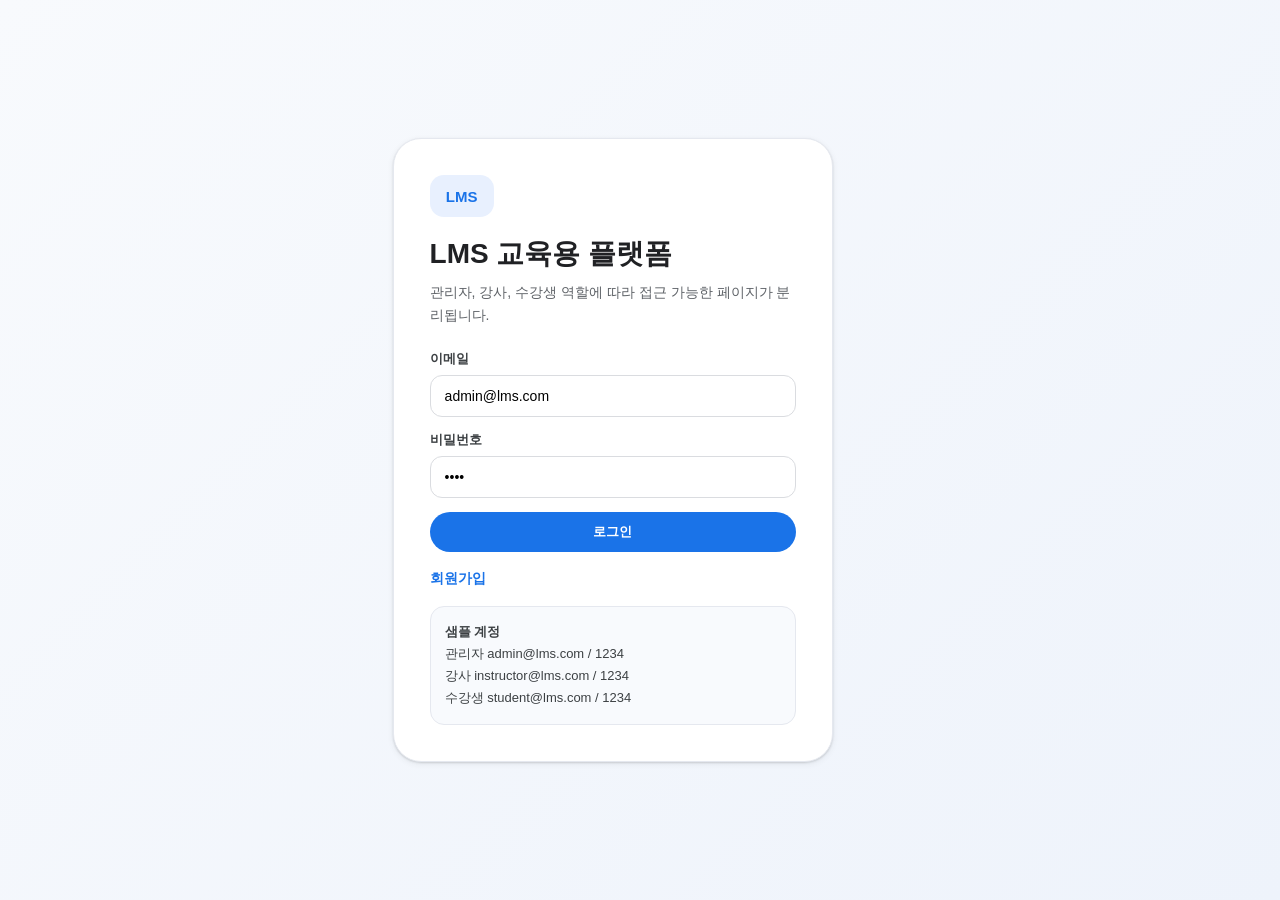
<file: index.html>
<!doctype html>
<html lang="ko">
<head>
  <meta charset="utf-8">
  <meta name="viewport" content="width=device-width, initial-scale=1">
  <title>로그인 | LMS 교육용 플랫폼</title>
  <link rel="stylesheet" href="css/style.css">
</head>
<body class="login-page" data-page="login"><main id="app"></main><div class="toast" id="toast"></div><script src="js/app.js"></script></body>
</html>
</file>
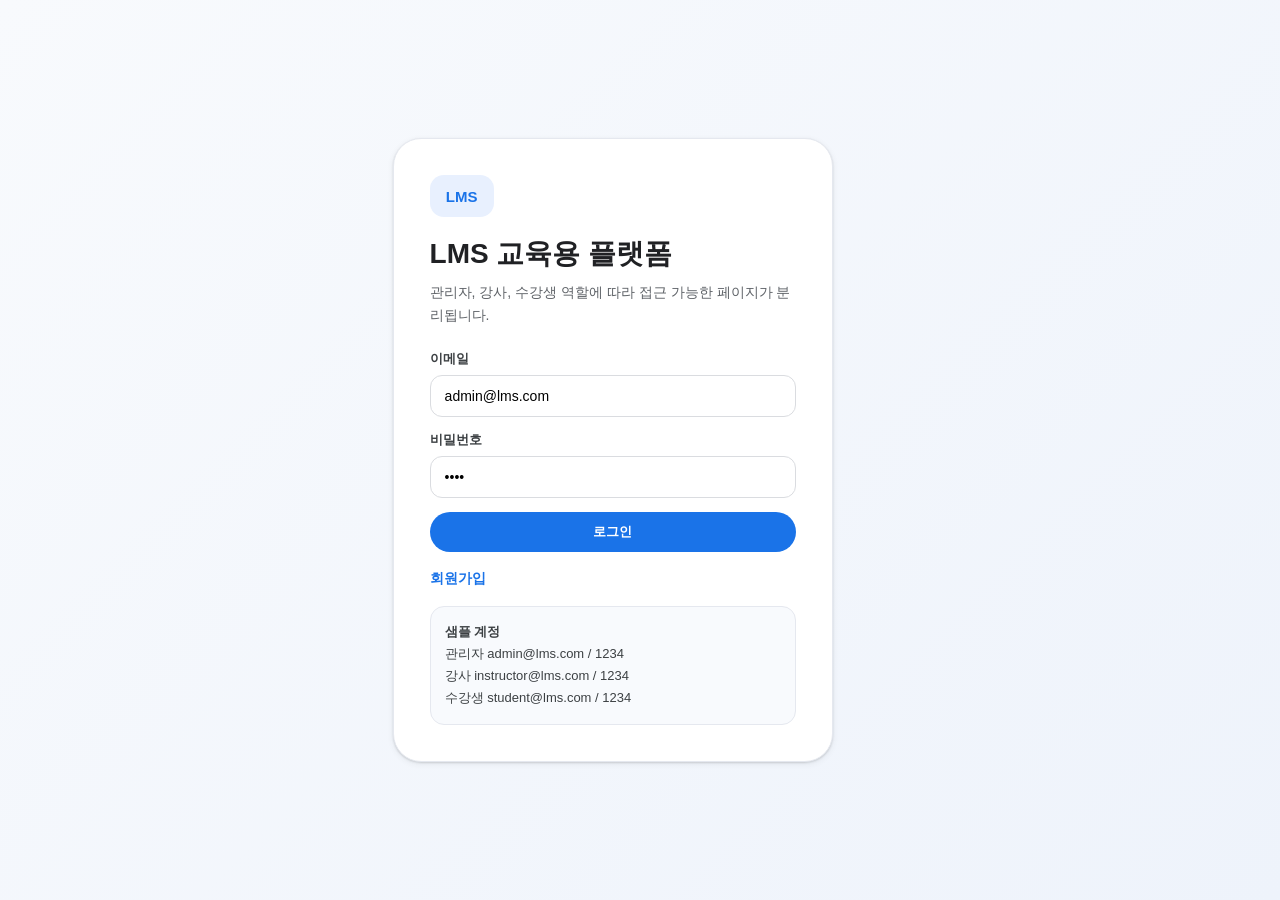
<file: assignments.html>
<!doctype html>
<html lang="ko">
<head>
  <meta charset="utf-8">
  <meta name="viewport" content="width=device-width, initial-scale=1">
  <title>과제 관리 | LMS 교육용 플랫폼</title>
  <link rel="stylesheet" href="css/style.css">
</head>
<body data-page="assignments" data-title="과제 관리" data-desc="과제 등록, 제출, 채점 관리"><div id="app"></div><div class="modal-backdrop" id="modalRoot"></div><div class="toast" id="toast"></div><script src="js/app.js"></script></body>
</html>
</file>
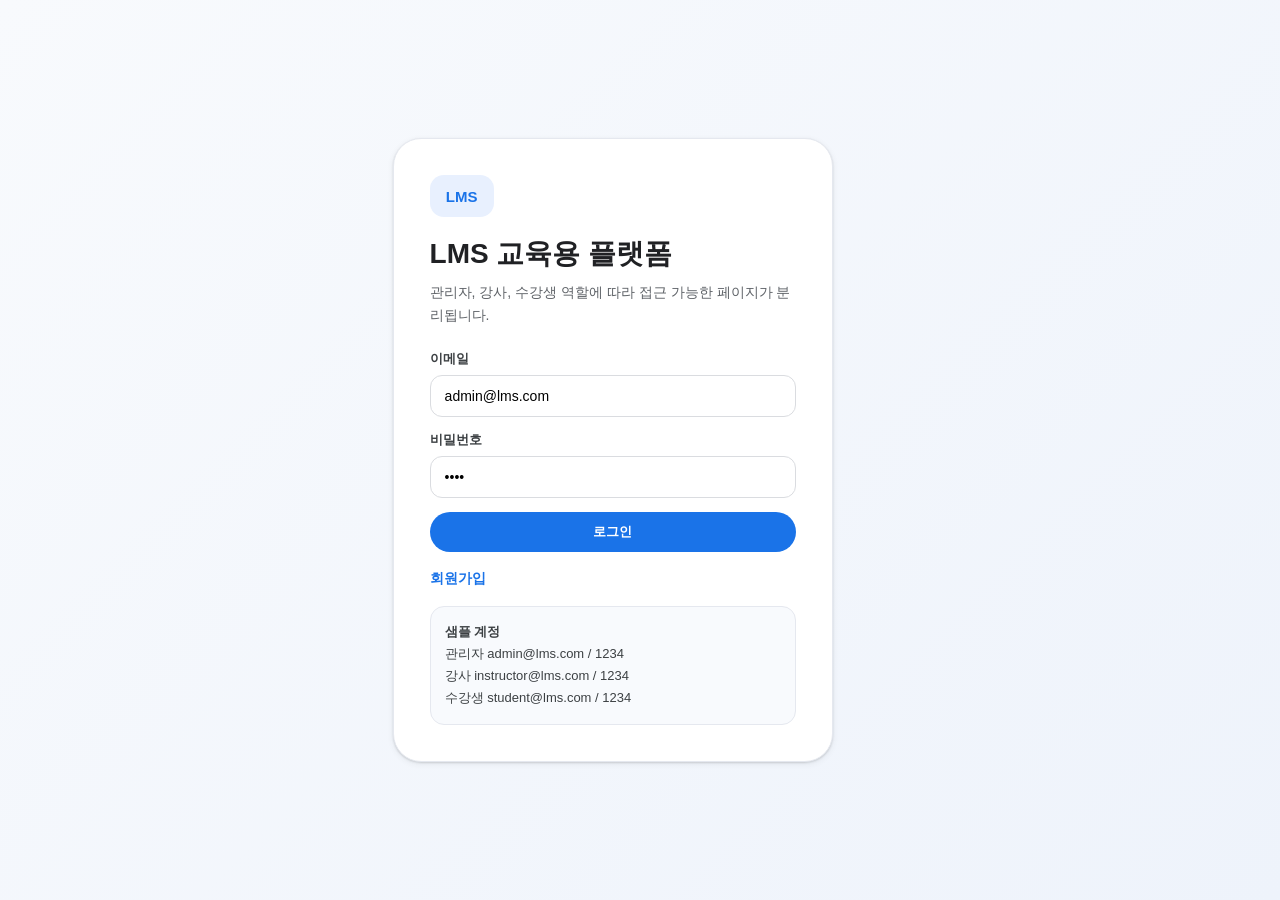
<file: attendance.html>
<!doctype html>
<html lang="ko">
<head>
  <meta charset="utf-8">
  <meta name="viewport" content="width=device-width, initial-scale=1">
  <title>출석 관리 | LMS 교육용 플랫폼</title>
  <link rel="stylesheet" href="css/style.css">
</head>
<body data-page="attendance" data-title="출석 관리" data-desc="강의별 수강생 출석 상태 관리"><div id="app"></div><div class="modal-backdrop" id="modalRoot"></div><div class="toast" id="toast"></div><script src="js/app.js"></script></body>
</html>
</file>
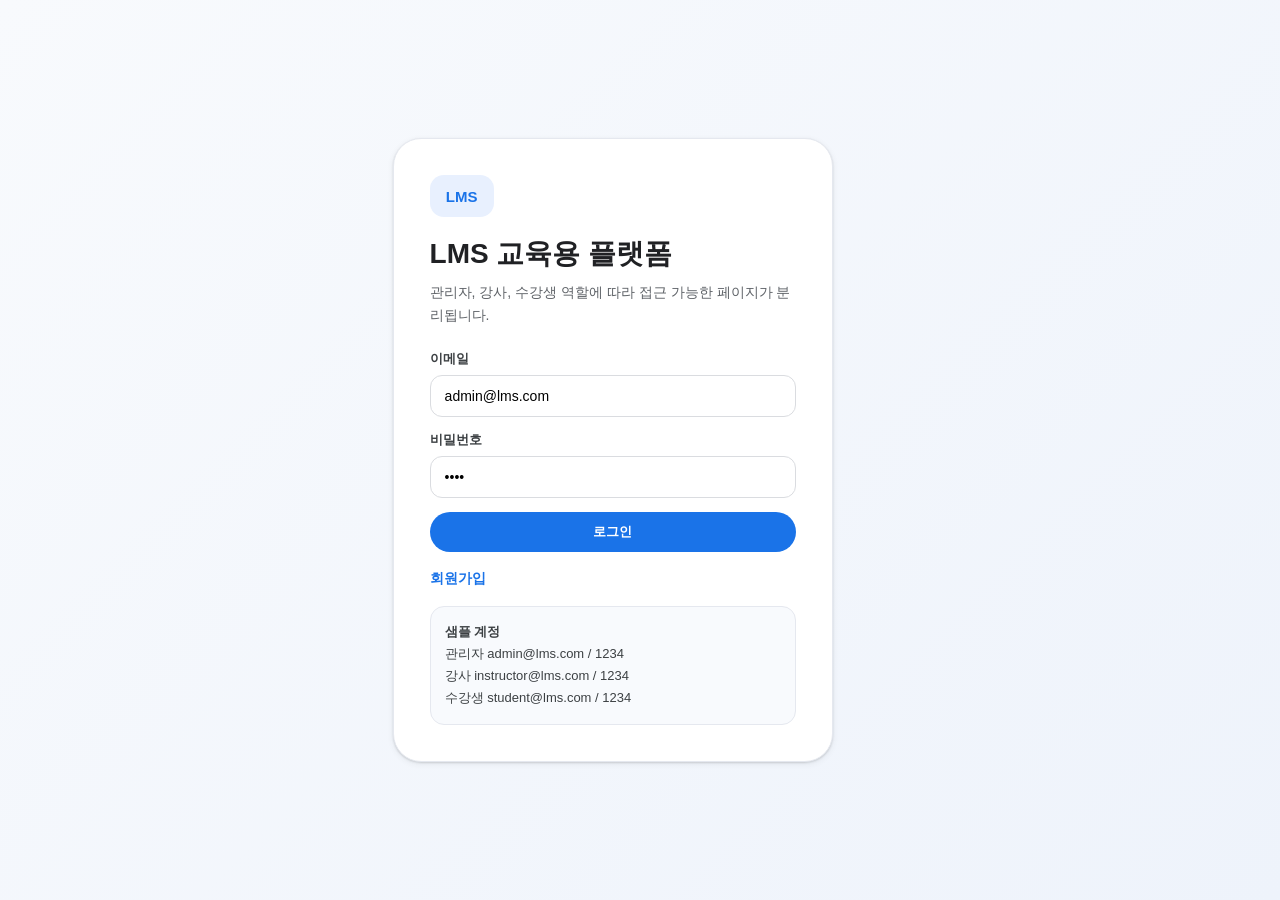
<file: classroom.html>
<!doctype html>
<html lang="ko">
<head>
  <meta charset="utf-8">
  <meta name="viewport" content="width=device-width, initial-scale=1">
  <title>내 강의실 | LMS 교육용 플랫폼</title>
  <link rel="stylesheet" href="css/style.css">
</head>
<body data-page="classroom" data-title="내 강의실" data-desc="수강 중인 강의와 진도 확인"><div id="app"></div><div class="modal-backdrop" id="modalRoot"></div><div class="toast" id="toast"></div><script src="js/app.js"></script></body>
</html>
</file>
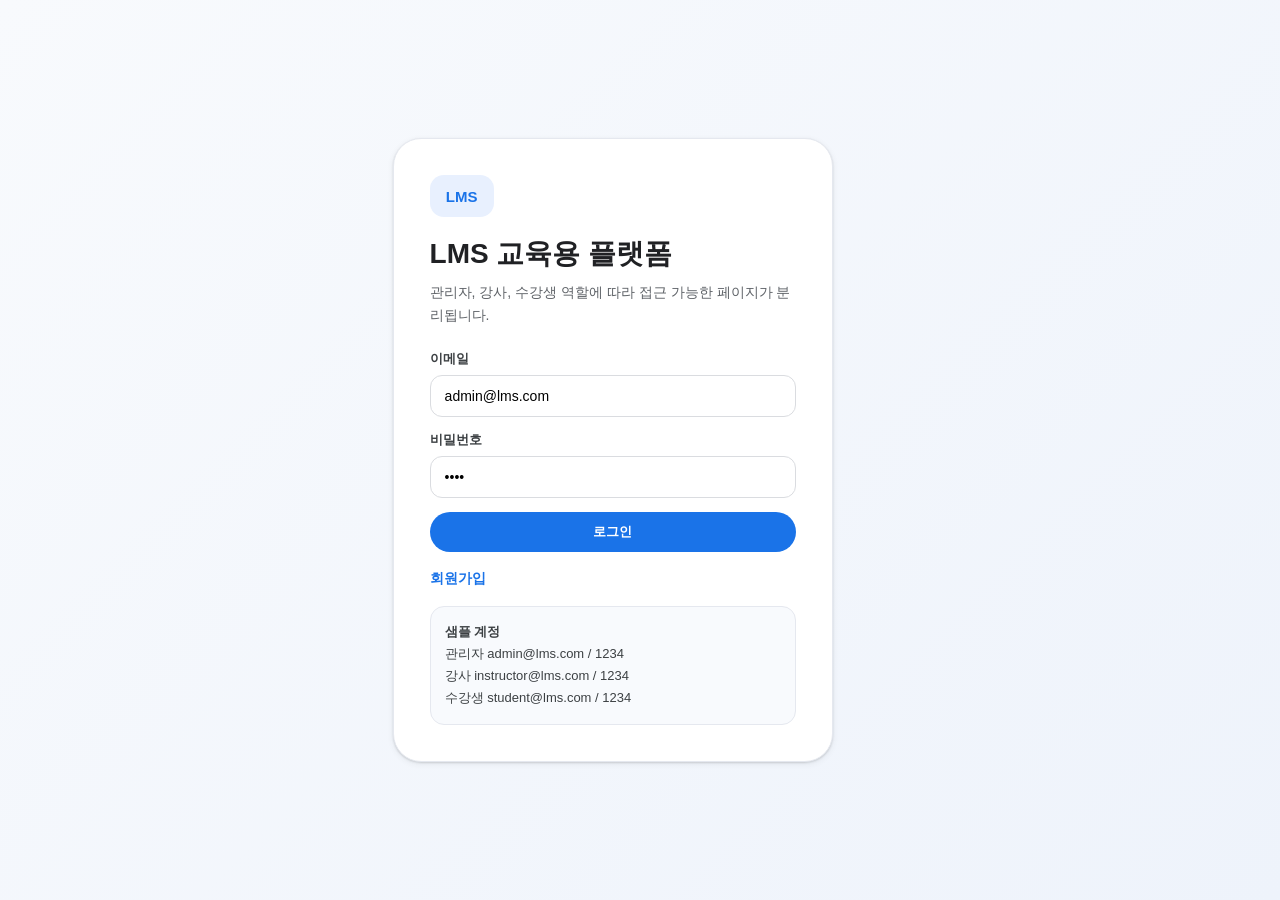
<file: course-list.html>
<!doctype html>
<html lang="ko">
<head>
  <meta charset="utf-8">
  <meta name="viewport" content="width=device-width, initial-scale=1">
  <title>강의 목록 | LMS 교육용 플랫폼</title>
  <link rel="stylesheet" href="css/style.css">
</head>
<body data-page="course-list" data-title="강의 목록" data-desc="수강생이 신청 가능한 강의 조회"><div id="app"></div><div class="modal-backdrop" id="modalRoot"></div><div class="toast" id="toast"></div><script src="js/app.js"></script></body>
</html>
</file>
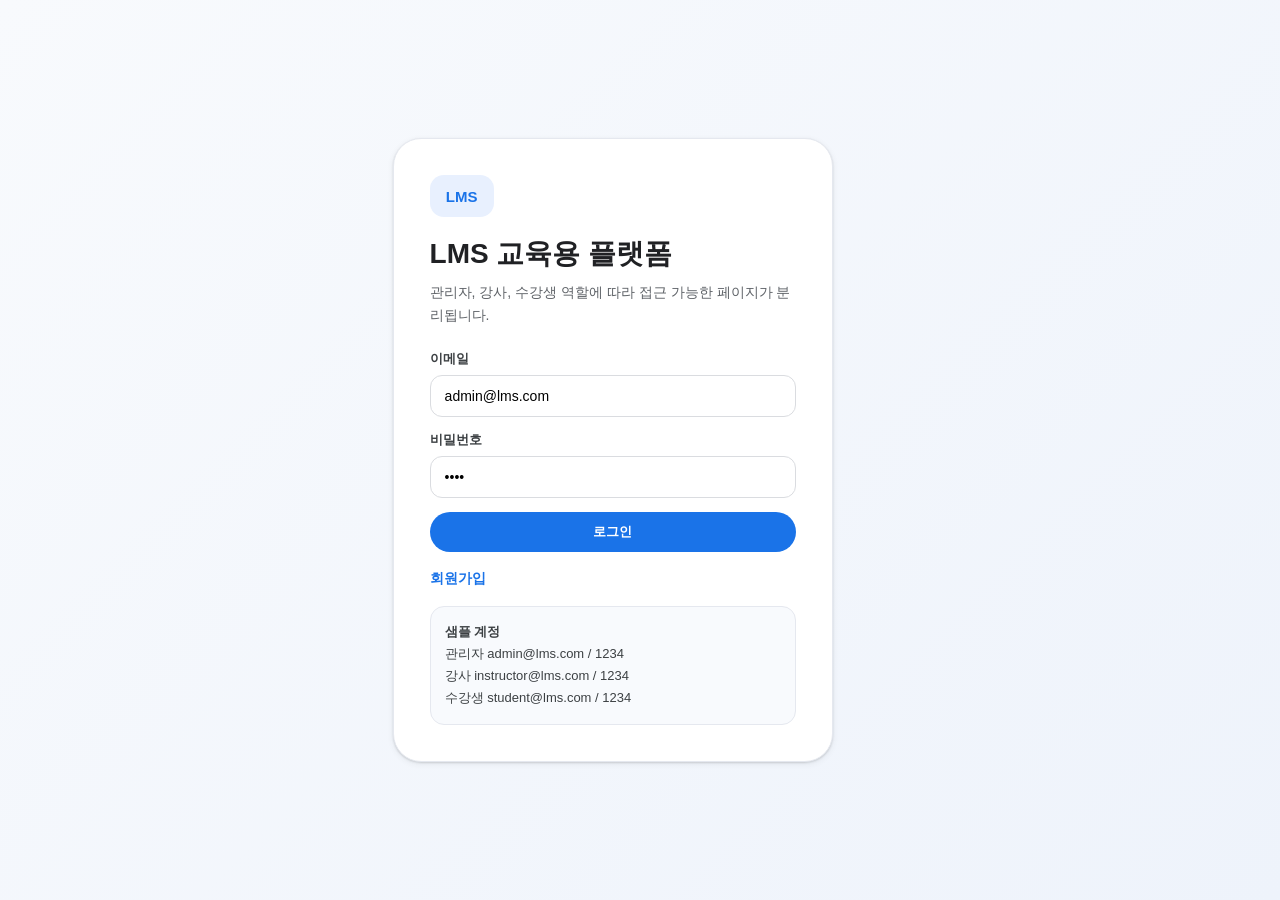
<file: courses.html>
<!doctype html>
<html lang="ko">
<head>
  <meta charset="utf-8">
  <meta name="viewport" content="width=device-width, initial-scale=1">
  <title>강의 관리 | LMS 교육용 플랫폼</title>
  <link rel="stylesheet" href="css/style.css">
</head>
<body data-page="courses" data-title="강의 관리" data-desc="강의 등록, 수정, 삭제와 운영 상태 관리"><div id="app"></div><div class="modal-backdrop" id="modalRoot"></div><div class="toast" id="toast"></div><script src="js/app.js"></script></body>
</html>
</file>
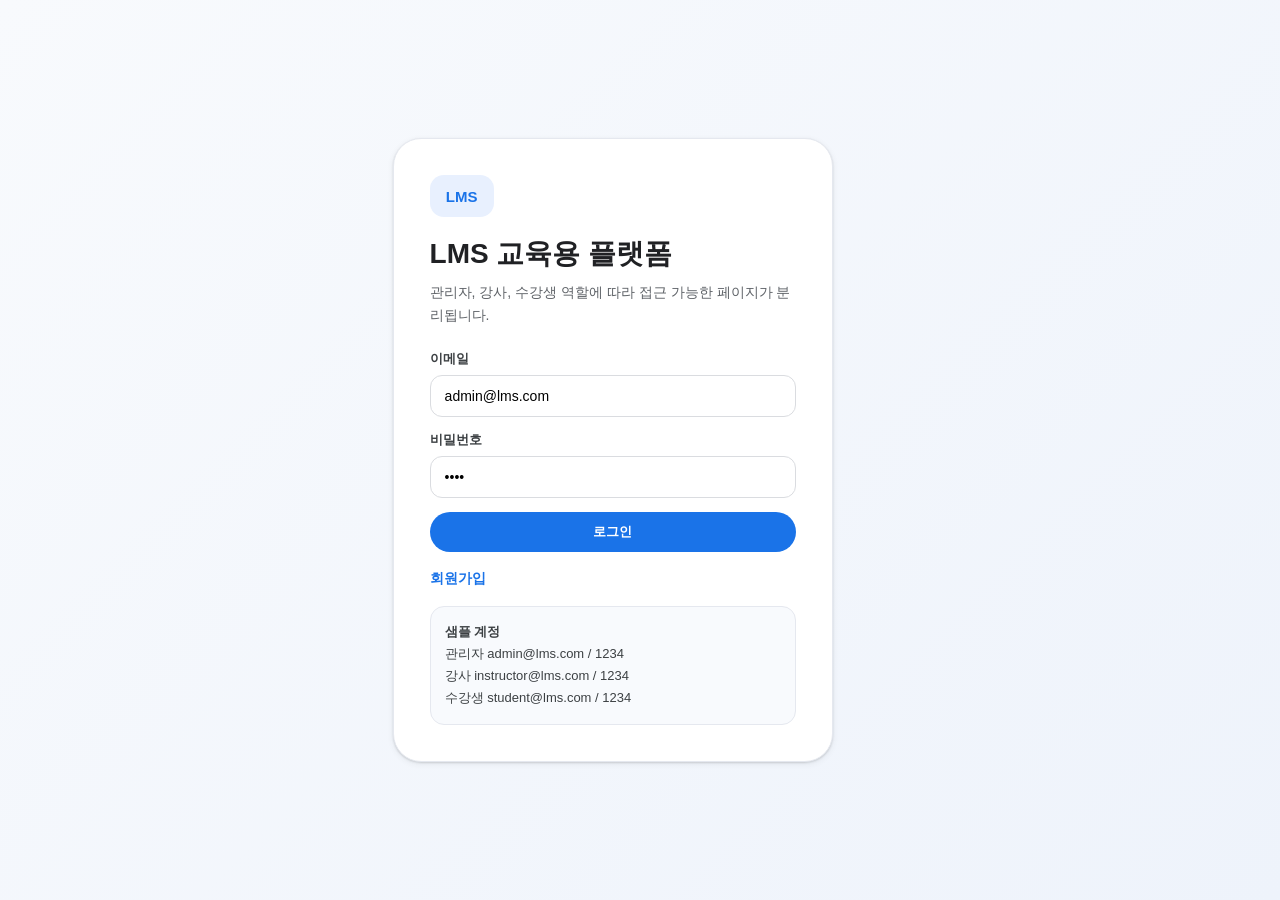
<file: dashboard.html>
<!doctype html>
<html lang="ko">
<head>
  <meta charset="utf-8">
  <meta name="viewport" content="width=device-width, initial-scale=1">
  <title>대시보드 | LMS 교육용 플랫폼</title>
  <link rel="stylesheet" href="css/style.css">
</head>
<body data-page="dashboard" data-title="대시보드" data-desc="학습관리 시스템 운영 현황"><div id="app"></div><div class="modal-backdrop" id="modalRoot"></div><div class="toast" id="toast"></div><script src="js/app.js"></script></body>
</html>
</file>
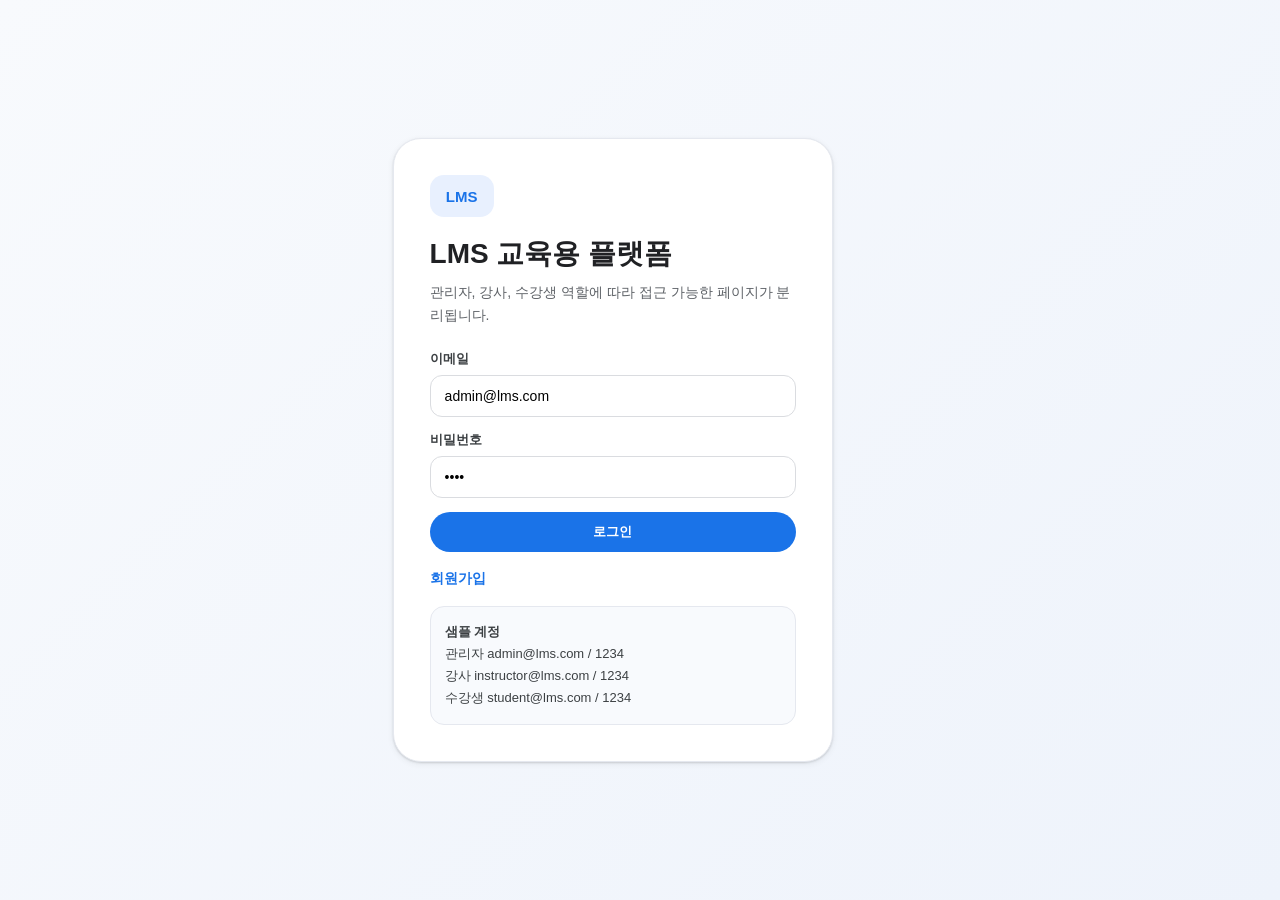
<file: enrollments.html>
<!doctype html>
<html lang="ko">
<head>
  <meta charset="utf-8">
  <meta name="viewport" content="width=device-width, initial-scale=1">
  <title>수강 신청 관리 | LMS 교육용 플랫폼</title>
  <link rel="stylesheet" href="css/style.css">
</head>
<body data-page="enrollments" data-title="수강 신청 관리" data-desc="신청 승인, 반려, 취소 상태 관리"><div id="app"></div><div class="modal-backdrop" id="modalRoot"></div><div class="toast" id="toast"></div><script src="js/app.js"></script></body>
</html>
</file>
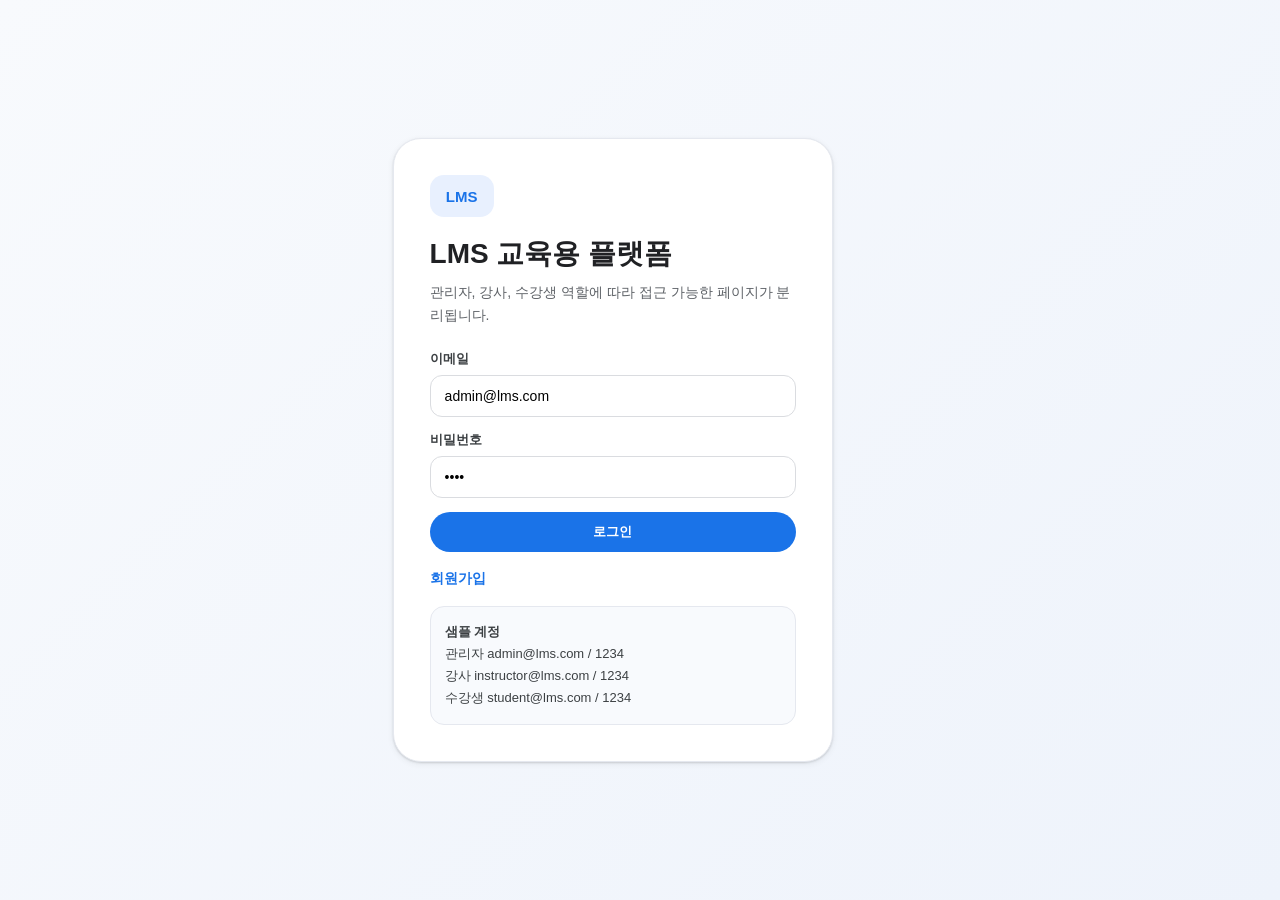
<file: grades.html>
<!doctype html>
<html lang="ko">
<head>
  <meta charset="utf-8">
  <meta name="viewport" content="width=device-width, initial-scale=1">
  <title>평가 관리 | LMS 교육용 플랫폼</title>
  <link rel="stylesheet" href="css/style.css">
</head>
<body data-page="grades" data-title="평가 관리" data-desc="출석, 과제, 시험 점수와 등급 관리"><div id="app"></div><div class="modal-backdrop" id="modalRoot"></div><div class="toast" id="toast"></div><script src="js/app.js"></script></body>
</html>
</file>
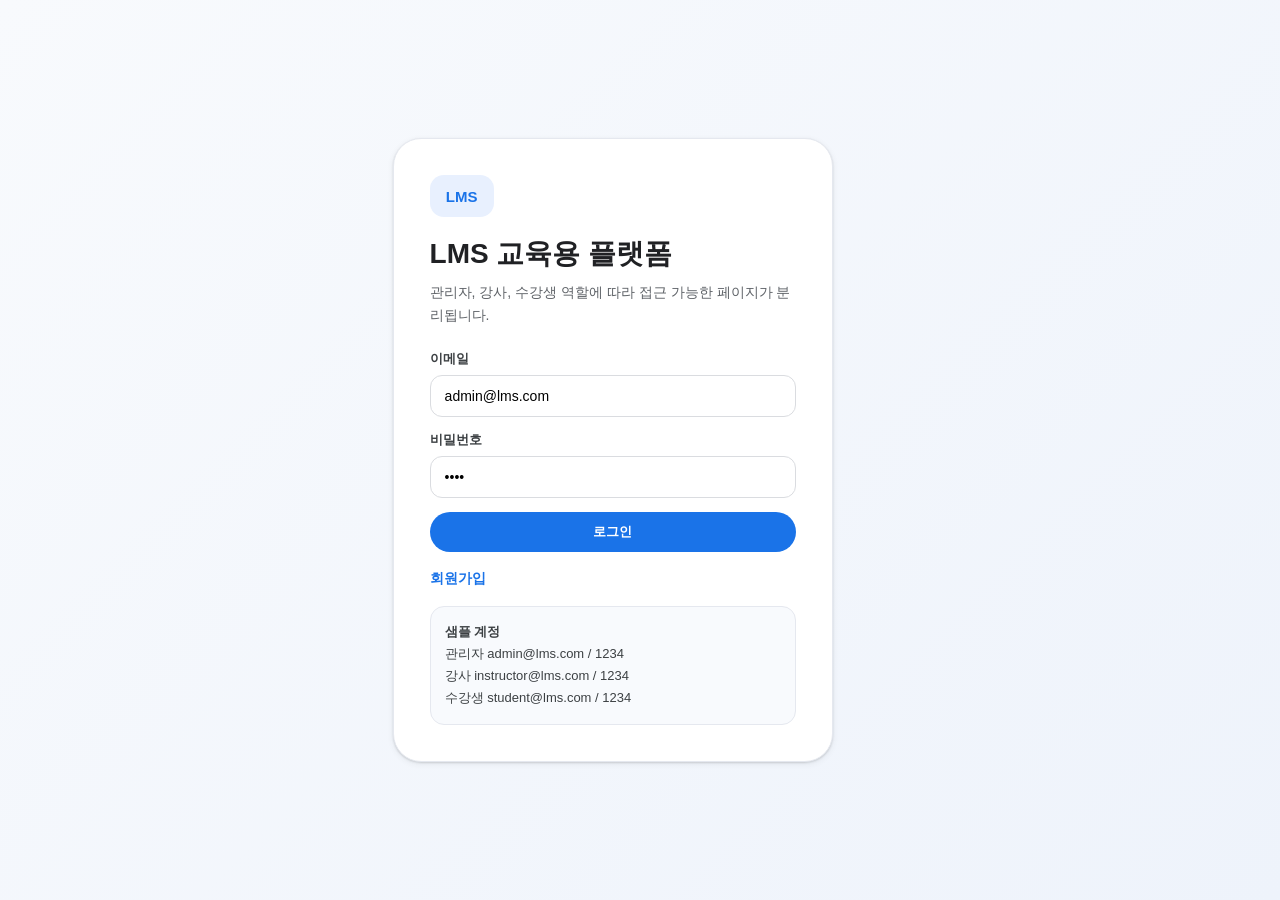
<file: lessons.html>
<!doctype html>
<html lang="ko">
<head>
  <meta charset="utf-8">
  <meta name="viewport" content="width=device-width, initial-scale=1">
  <title>콘텐츠 관리 | LMS 교육용 플랫폼</title>
  <link rel="stylesheet" href="css/style.css">
</head>
<body data-page="lessons" data-title="콘텐츠 관리" data-desc="차시별 콘텐츠 등록 및 공개 관리"><div id="app"></div><div class="modal-backdrop" id="modalRoot"></div><div class="toast" id="toast"></div><script src="js/app.js"></script></body>
</html>
</file>
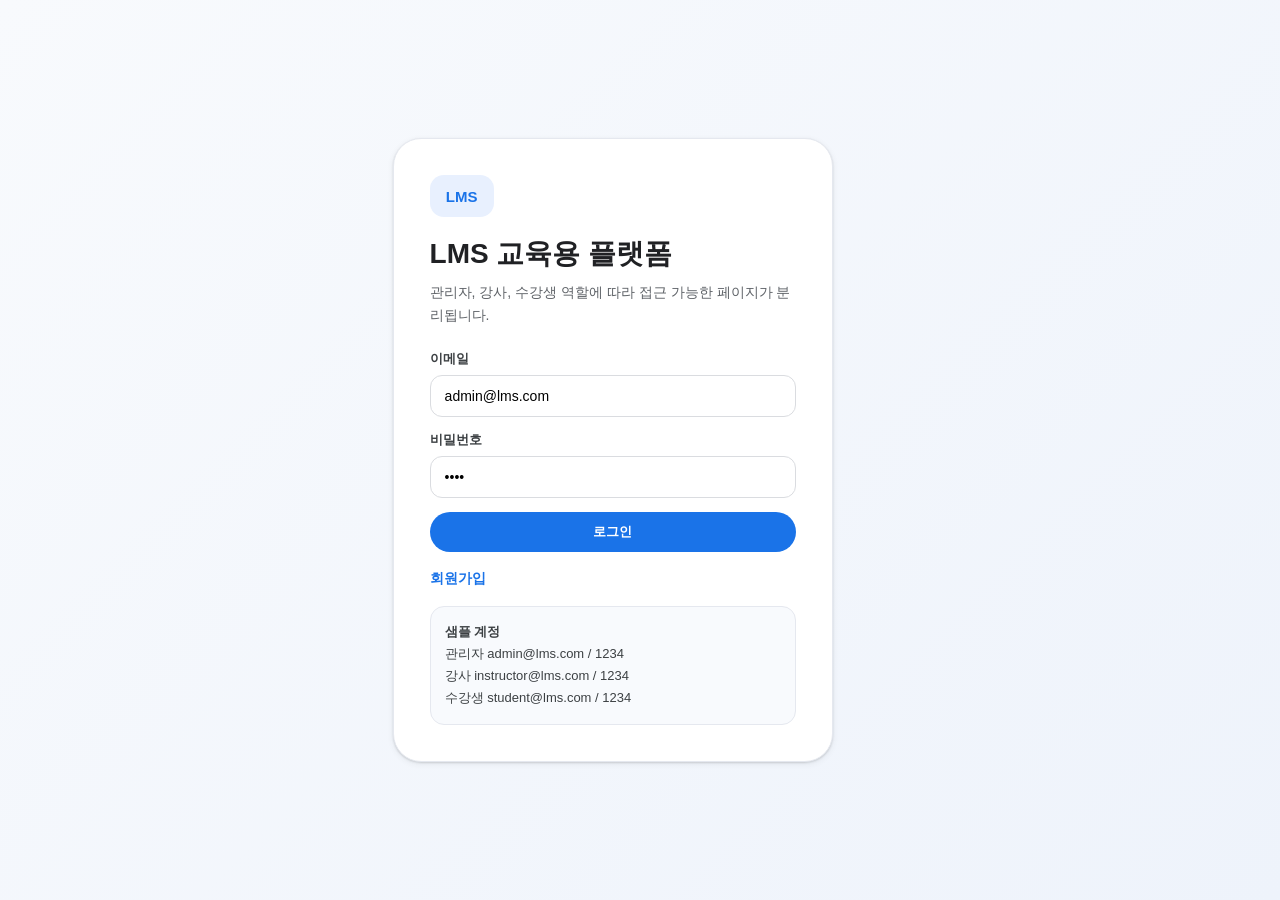
<file: notices.html>
<!doctype html>
<html lang="ko">
<head>
  <meta charset="utf-8">
  <meta name="viewport" content="width=device-width, initial-scale=1">
  <title>공지사항 | LMS 교육용 플랫폼</title>
  <link rel="stylesheet" href="css/style.css">
</head>
<body data-page="notices" data-title="공지사항" data-desc="공지 등록, 조회, 수정, 삭제"><div id="app"></div><div class="modal-backdrop" id="modalRoot"></div><div class="toast" id="toast"></div><script src="js/app.js"></script></body>
</html>
</file>
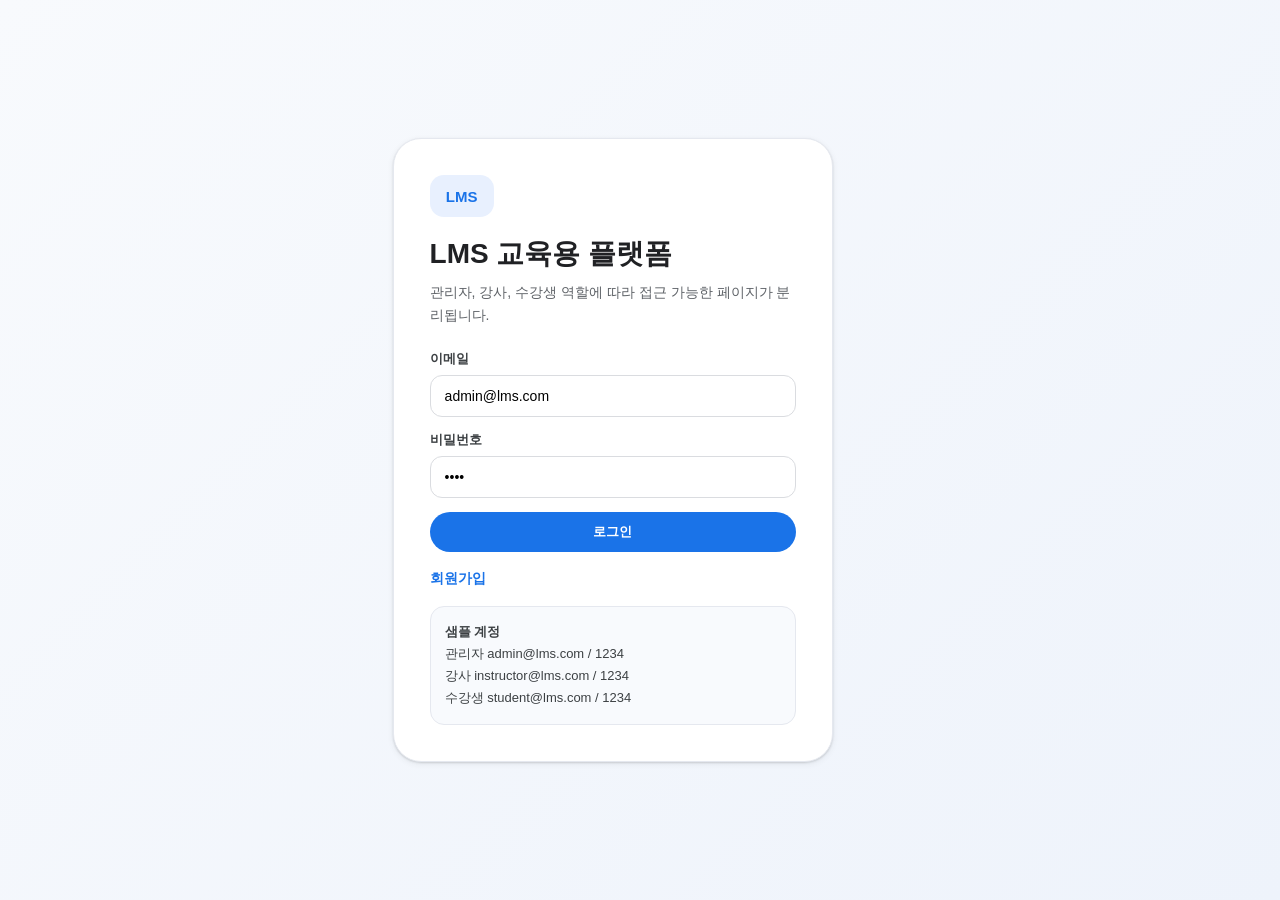
<file: profile.html>
<!doctype html>
<html lang="ko">
<head>
  <meta charset="utf-8">
  <meta name="viewport" content="width=device-width, initial-scale=1">
  <title>내 정보 | LMS 교육용 플랫폼</title>
  <link rel="stylesheet" href="css/style.css">
</head>
<body data-page="profile" data-title="내 정보" data-desc="프로필 정보와 사진 업로드"><div id="app"></div><div class="modal-backdrop" id="modalRoot"></div><div class="toast" id="toast"></div><script src="js/app.js"></script></body>
</html>
</file>
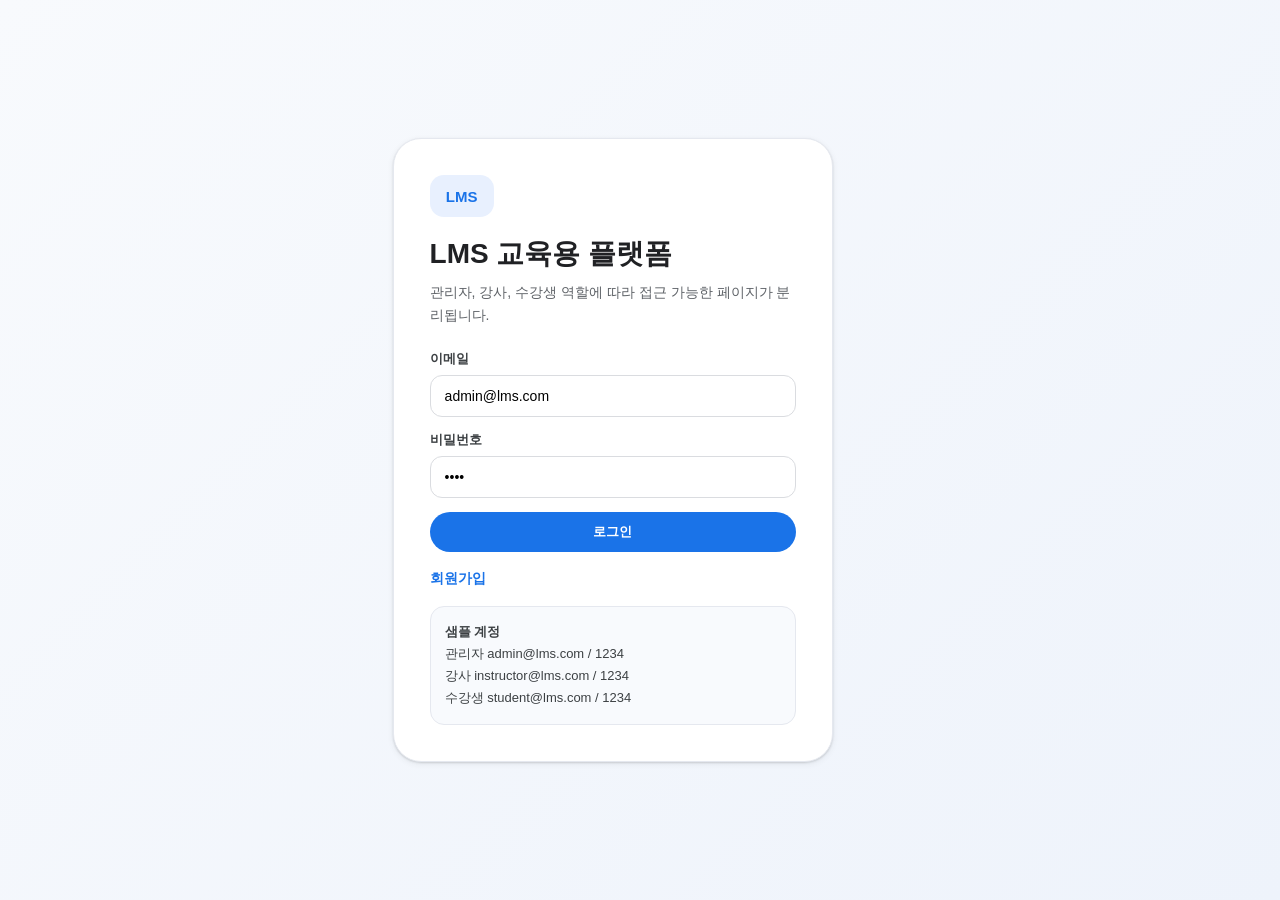
<file: progress.html>
<!doctype html>
<html lang="ko">
<head>
  <meta charset="utf-8">
  <meta name="viewport" content="width=device-width, initial-scale=1">
  <title>학습 현황 | LMS 교육용 플랫폼</title>
  <link rel="stylesheet" href="css/style.css">
</head>
<body data-page="progress" data-title="학습 현황" data-desc="진도율, 출석률, 제출률 분석"><div id="app"></div><div class="modal-backdrop" id="modalRoot"></div><div class="toast" id="toast"></div><script src="js/app.js"></script></body>
</html>
</file>
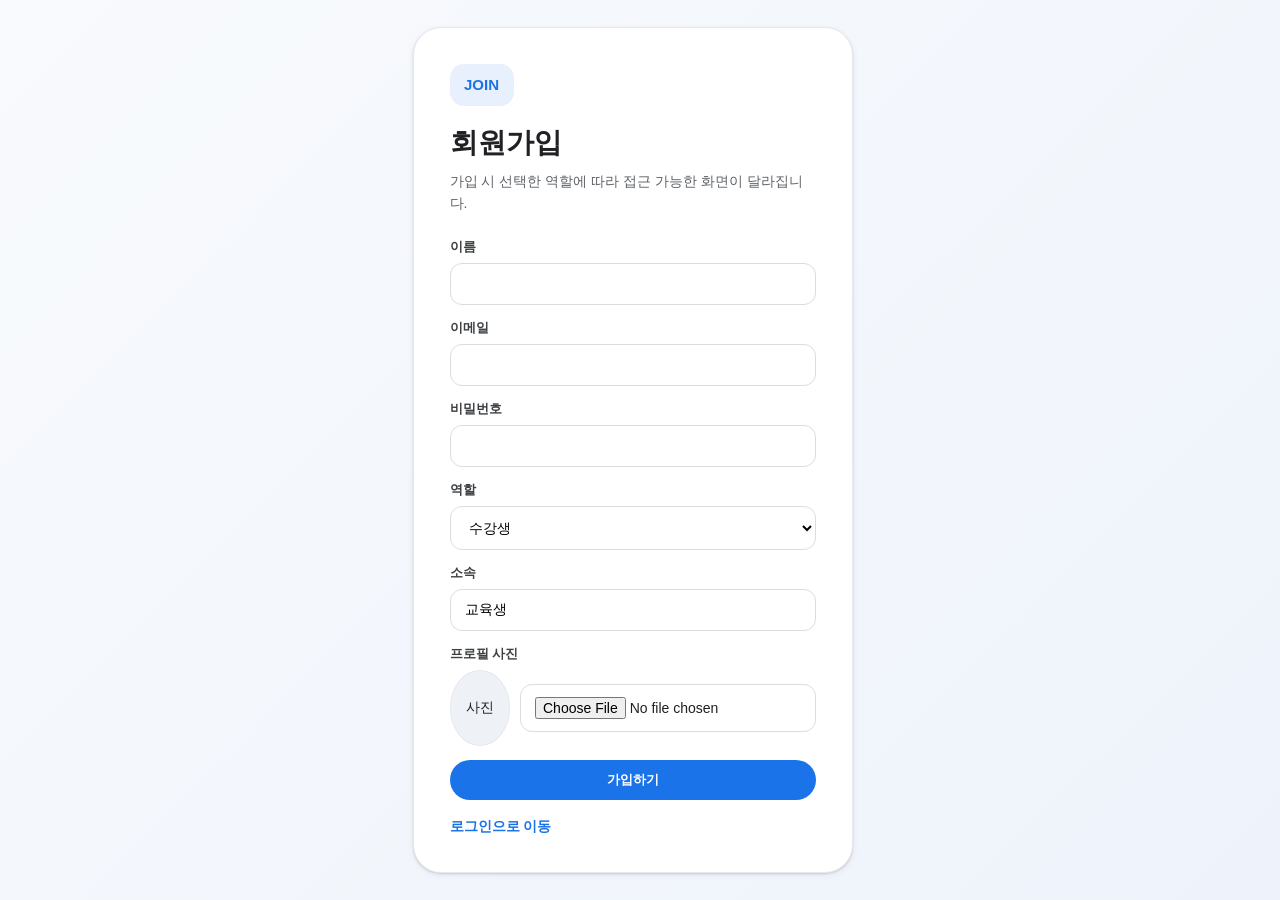
<file: signup.html>
<!doctype html>
<html lang="ko">
<head>
  <meta charset="utf-8">
  <meta name="viewport" content="width=device-width, initial-scale=1">
  <title>회원가입 | LMS 교육용 플랫폼</title>
  <link rel="stylesheet" href="css/style.css">
</head>
<body class="login-page" data-page="signup"><main id="app"></main><div class="toast" id="toast"></div><script src="js/app.js"></script></body>
</html>
</file>
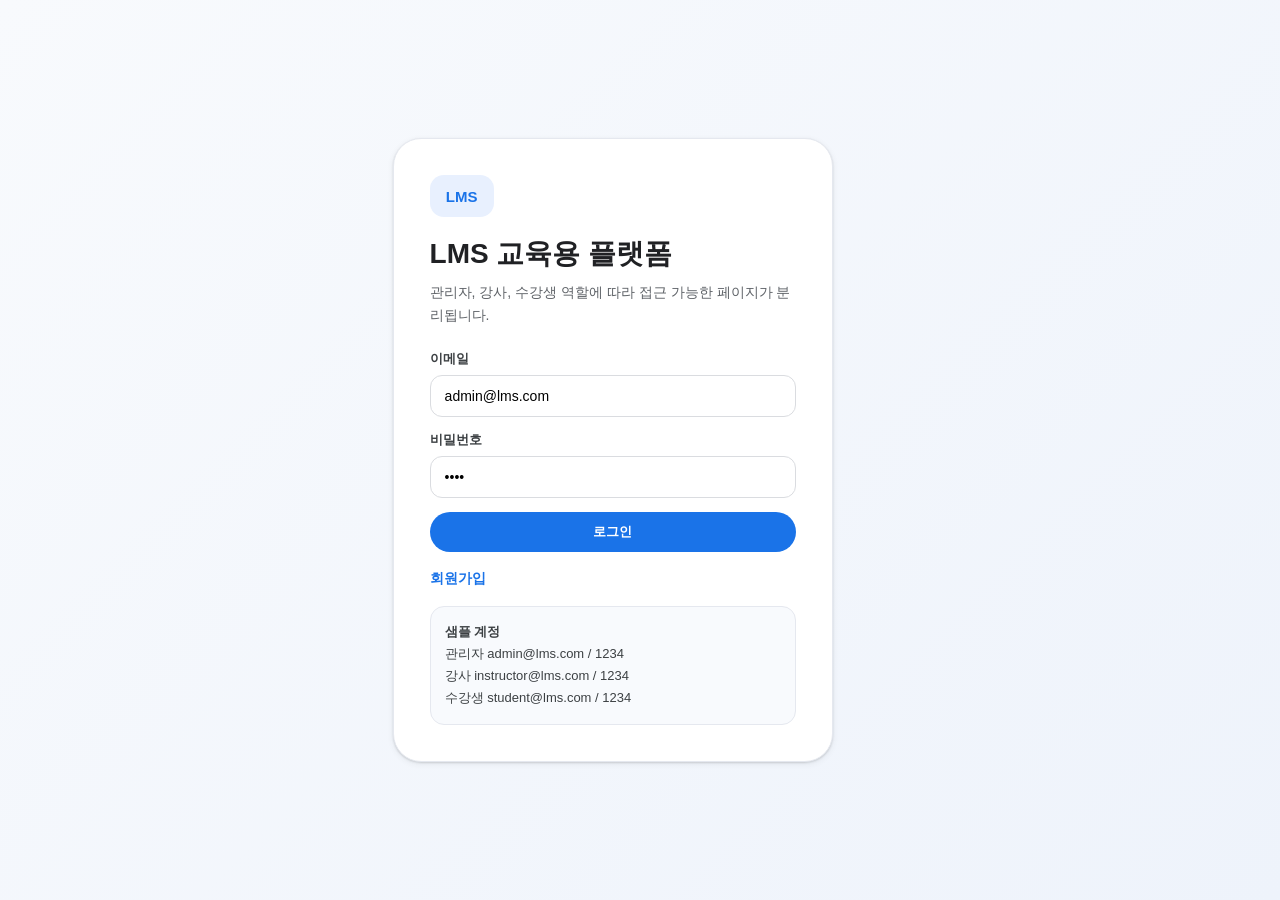
<file: users.html>
<!doctype html>
<html lang="ko">
<head>
  <meta charset="utf-8">
  <meta name="viewport" content="width=device-width, initial-scale=1">
  <title>사용자 관리 | LMS 교육용 플랫폼</title>
  <link rel="stylesheet" href="css/style.css">
</head>
<body data-page="users" data-title="사용자 관리" data-desc="관리자, 강사, 수강생 계정 및 사진 관리"><div id="app"></div><div class="modal-backdrop" id="modalRoot"></div><div class="toast" id="toast"></div><script src="js/app.js"></script></body>
</html>
</file>
<file: css/style.css>
:root{
  --bg:#f8fafd; --surface:#ffffff; --line:#e5e8ef; --text:#202124; --muted:#5f6368;
  --blue:#1a73e8; --blue-soft:#e8f0fe; --green:#188038; --red:#d93025; --yellow:#f9ab00;
  --shadow:0 1px 2px rgba(60,64,67,.18),0 2px 6px rgba(60,64,67,.08);
  --radius:18px; --sidebar:258px;
}
*{box-sizing:border-box}
body{margin:0;font-family:Arial,'Noto Sans KR',sans-serif;background:var(--bg);color:var(--text);font-size:14px}
a{text-decoration:none;color:inherit}.muted{color:var(--muted)}
.login-page{min-height:100vh;display:grid;place-items:center;background:linear-gradient(135deg,#f8fafd 0%,#eef3fb 100%);padding:24px}
.auth-card{width:min(440px,100%);background:#fff;border:1px solid var(--line);border-radius:28px;padding:36px;box-shadow:var(--shadow)}
.auth-logo{width:64px;height:42px;border-radius:14px;background:var(--blue-soft);display:grid;place-items:center;font-size:15px;font-weight:800;color:var(--blue);margin-bottom:18px}.auth-card h1{margin:0 0 8px;font-size:28px}.auth-card p{margin:0 0 24px;color:var(--muted);line-height:1.6}
.form-grid{display:grid;gap:14px}.form-row{display:grid;gap:7px}.form-row label{font-weight:700;color:#3c4043;font-size:13px}.input,.select,.textarea{width:100%;border:1px solid #dadce0;border-radius:12px;padding:12px 14px;background:#fff;font-size:14px;outline:none}.textarea{min-height:120px;resize:vertical}.input:focus,.select:focus,.textarea:focus{border-color:var(--blue);box-shadow:0 0 0 3px var(--blue-soft)}
.btn{border:0;border-radius:999px;padding:10px 16px;font-weight:700;cursor:pointer;background:#eef2f7;color:#202124;display:inline-flex;align-items:center;justify-content:center;gap:7px;min-height:40px}.btn:hover{filter:brightness(.98)}.btn-primary{background:var(--blue);color:#fff}.btn-danger{background:#fce8e6;color:var(--red)}.btn-light{background:#fff;border:1px solid var(--line)}.btn-green{background:#e6f4ea;color:var(--green)}.btn-small{padding:7px 11px;min-height:32px;font-size:12px}
.auth-links{margin-top:18px;display:flex;justify-content:space-between;color:var(--blue);font-weight:700}.sample-box{margin-top:18px;background:#f8fafd;border:1px solid var(--line);border-radius:14px;padding:14px;color:#3c4043;line-height:1.7;font-size:13px}
.app{display:flex;min-height:100vh}.sidebar{width:var(--sidebar);background:#fff;border-right:1px solid var(--line);padding:18px 14px;position:fixed;left:0;top:0;bottom:0;overflow:auto}.brand{display:flex;align-items:center;gap:12px;padding:10px 12px;margin-bottom:16px}.brand-badge{width:42px;height:34px;border-radius:12px;background:var(--blue-soft);display:grid;place-items:center;font-size:13px;font-weight:900;color:var(--blue)}.brand strong{font-size:18px}.brand span{display:block;color:var(--muted);font-size:12px;margin-top:2px}.nav{display:grid;gap:4px}.nav a{display:flex;align-items:center;gap:11px;padding:11px 13px;border-radius:999px;color:#3c4043;font-weight:700}.nav a:hover{background:#f1f3f4}.nav a.active{background:var(--blue-soft);color:var(--blue)}.nav .icon{min-width:44px;text-align:center;font-size:11px;font-weight:800;color:var(--muted);background:#f1f3f4;border-radius:999px;padding:3px 6px}.side-footer{margin-top:18px;padding:12px;border-top:1px solid var(--line)}.user-mini{display:flex;gap:10px;align-items:center}.avatar{width:42px;height:42px;border-radius:50%;background:#e8eaed;display:grid;place-items:center;overflow:hidden;font-weight:800;color:#5f6368}.avatar img{width:100%;height:100%;object-fit:cover}.user-mini b{display:block}.user-mini span{color:var(--muted);font-size:12px}
.main{margin-left:var(--sidebar);width:calc(100% - var(--sidebar));padding:22px 28px 40px}.topbar{display:flex;justify-content:space-between;align-items:center;gap:18px;margin-bottom:22px}.page-title h1{margin:0;font-size:26px}.page-title p{margin:6px 0 0;color:var(--muted)}.top-actions{display:flex;gap:8px;align-items:center;flex-wrap:wrap}.search-pill{display:flex;align-items:center;gap:8px;background:#eef3fb;border:1px solid transparent;border-radius:999px;padding:0 14px;height:44px;min-width:300px}.search-pill input{border:0;background:transparent;outline:0;width:100%;font-size:14px}
.card{background:#fff;border:1px solid var(--line);border-radius:var(--radius);box-shadow:var(--shadow)}.card-pad{padding:18px}.stats{display:grid;grid-template-columns:repeat(4,1fr);gap:14px;margin-bottom:16px}.stat{padding:18px;border-radius:18px;background:#fff;border:1px solid var(--line);box-shadow:var(--shadow)}.stat .label{color:var(--muted);font-weight:700}.stat .value{font-size:30px;font-weight:800;margin-top:8px}.stat .hint{margin-top:8px;color:var(--muted);font-size:12px}.grid-2{display:grid;grid-template-columns:1.2fr .8fr;gap:16px}.section-head{display:flex;justify-content:space-between;align-items:center;padding:16px 18px;border-bottom:1px solid var(--line)}.section-head h2{font-size:17px;margin:0}.toolbar{display:flex;justify-content:space-between;gap:12px;align-items:center;margin-bottom:12px;flex-wrap:wrap}.filters{display:flex;gap:8px;align-items:center;flex-wrap:wrap}.table-wrap{overflow:auto}.table{width:100%;border-collapse:separate;border-spacing:0}.table th,.table td{padding:13px 14px;border-bottom:1px solid var(--line);text-align:left;white-space:nowrap}.table th{font-size:12px;color:#5f6368;background:#f8fafd;text-transform:none}.table tr:hover td{background:#fbfcff}.table td.actions{display:flex;gap:6px}.badge{display:inline-flex;align-items:center;border-radius:999px;padding:5px 9px;font-weight:800;font-size:12px;background:#f1f3f4;color:#3c4043}.badge.blue{background:#e8f0fe;color:#1a73e8}.badge.green{background:#e6f4ea;color:#188038}.badge.red{background:#fce8e6;color:#d93025}.badge.yellow{background:#fef7e0;color:#b06000}.badge.gray{background:#f1f3f4;color:#5f6368}.progress{height:10px;background:#eef2f7;border-radius:999px;overflow:hidden;min-width:110px}.progress span{display:block;height:100%;background:#1a73e8;border-radius:999px}.pagination-row{display:grid;grid-template-columns:1fr auto 1fr;align-items:center;padding:16px 18px;gap:12px}.pagination-center{grid-column:2;display:flex;align-items:center;justify-content:center;gap:6px}.page-size{grid-column:3;justify-self:end;display:flex;gap:8px;align-items:center;color:var(--muted)}.page-btn{border:1px solid var(--line);background:#fff;border-radius:10px;min-width:34px;height:34px;cursor:pointer;font-weight:800}.page-btn.active{background:var(--blue);color:#fff;border-color:var(--blue)}.page-btn:disabled{opacity:.4;cursor:not-allowed}
.modal-backdrop{position:fixed;inset:0;background:rgba(32,33,36,.42);display:none;align-items:center;justify-content:center;padding:20px;z-index:30}.modal-backdrop.open{display:flex}.modal{width:min(720px,96vw);max-height:90vh;overflow:auto;background:#fff;border-radius:24px;box-shadow:0 14px 36px rgba(0,0,0,.25)}.modal-head{display:flex;justify-content:space-between;align-items:center;padding:20px 22px;border-bottom:1px solid var(--line)}.modal-head h2{margin:0;font-size:20px}.modal-body{padding:20px 22px}.modal-foot{display:flex;justify-content:flex-end;gap:8px;padding:16px 22px;border-top:1px solid var(--line)}.form-2{display:grid;grid-template-columns:1fr 1fr;gap:14px}.form-full{grid-column:1/-1}.photo-preview{width:76px;height:76px;border-radius:50%;background:#eef2f7;overflow:hidden;display:grid;place-items:center;border:1px solid var(--line)}.photo-preview img{width:100%;height:100%;object-fit:cover}.photo-cell{display:flex;align-items:center;gap:10px}.empty{padding:32px;text-align:center;color:var(--muted)}.toast{position:fixed;right:24px;bottom:24px;background:#202124;color:#fff;border-radius:14px;padding:12px 16px;box-shadow:var(--shadow);z-index:50;display:none}.toast.show{display:block}.notice-item{padding:14px;border-bottom:1px solid var(--line)}.notice-item:last-child{border-bottom:0}.notice-item b{display:block;margin-bottom:6px}.course-card-grid{display:grid;grid-template-columns:repeat(3,1fr);gap:14px}.course-card{padding:17px}.course-card h3{margin:8px 0;font-size:17px}.course-meta{color:var(--muted);font-size:13px;line-height:1.7}.classroom-grid{display:grid;grid-template-columns:repeat(3,1fr);gap:14px}
@media(max-width:1000px){.sidebar{position:static;width:100%;height:auto}.app{display:block}.main{margin-left:0;width:100%;padding:18px}.stats,.grid-2,.course-card-grid,.classroom-grid{grid-template-columns:1fr}.topbar{align-items:flex-start;flex-direction:column}.search-pill{min-width:100%;width:100%}.form-2{grid-template-columns:1fr}.pagination-row{grid-template-columns:1fr}.pagination-center,.page-size{grid-column:auto;justify-self:center}}
</file>
